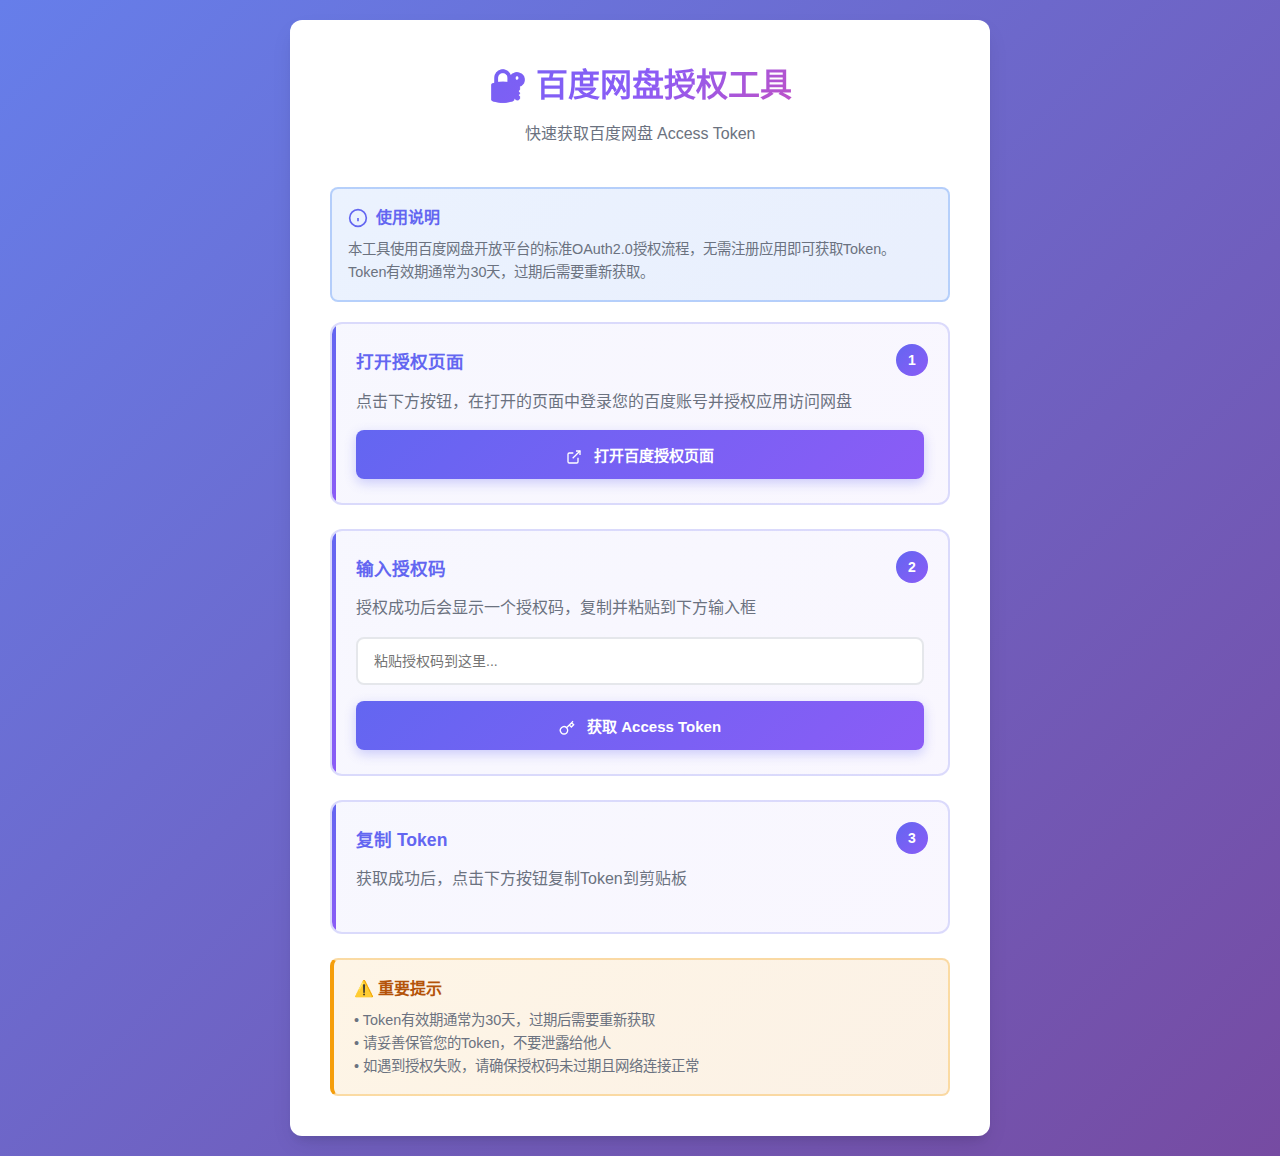
<file: tools/baidu_auth.html>
<!DOCTYPE html>
<html lang="zh-CN">
<head>
    <meta charset="UTF-8">
    <meta name="viewport" content="width=device-width, initial-scale=1.0">
    <title>百度网盘授权工具 - 获取 Access Token</title>
    <style>
        * {
            margin: 0;
            padding: 0;
            box-sizing: border-box;
        }

        :root {
            --primary-color: #6366f1;
            --primary-hover: #4f46e5;
            --success-color: #10b981;
            --danger-color: #ef4444;
            --warning-color: #f59e0b;
            --text-primary: #1f2937;
            --text-secondary: #6b7280;
            --border-color: #e5e7eb;
            --bg-primary: #f9fafb;
            --bg-card: #ffffff;
            --border-radius: 12px;
            --shadow: 0 10px 25px -5px rgba(0, 0, 0, 0.1), 0 8px 10px -6px rgba(0, 0, 0, 0.1);
        }

        body {
            font-family: -apple-system, BlinkMacSystemFont, 'Segoe UI', Roboto, 'Helvetica Neue', Arial, sans-serif;
            background: linear-gradient(135deg, #667eea 0%, #764ba2 100%);
            min-height: 100vh;
            display: flex;
            justify-content: center;
            align-items: center;
            padding: 20px;
            line-height: 1.6;
        }

        .container {
            background: var(--bg-card);
            border-radius: var(--border-radius);
            padding: 40px;
            max-width: 700px;
            width: 100%;
            box-shadow: var(--shadow);
            animation: slideUp 0.5s ease;
        }

        @keyframes slideUp {
            from {
                opacity: 0;
                transform: translateY(30px);
            }
            to {
                opacity: 1;
                transform: translateY(0);
            }
        }

        .header {
            text-align: center;
            margin-bottom: 40px;
        }

        .header h1 {
            font-size: 2em;
            font-weight: 800;
            background: linear-gradient(135deg, #6366f1 0%, #8b5cf6 50%, #ec4899 100%);
            -webkit-background-clip: text;
            -webkit-text-fill-color: transparent;
            background-clip: text;
            margin-bottom: 10px;
        }

        .header .subtitle {
            color: var(--text-secondary);
            font-size: 1em;
        }

        .step {
            margin-bottom: 24px;
            padding: 24px;
            background: linear-gradient(135deg, rgba(99, 102, 241, 0.05) 0%, rgba(139, 92, 246, 0.05) 100%);
            border-radius: var(--border-radius);
            border: 2px solid rgba(99, 102, 241, 0.2);
            position: relative;
            overflow: hidden;
        }

        .step::before {
            content: '';
            position: absolute;
            top: 0;
            left: 0;
            width: 4px;
            height: 100%;
            background: linear-gradient(180deg, var(--primary-color), #8b5cf6);
        }

        .step-number {
            position: absolute;
            top: 20px;
            right: 20px;
            width: 32px;
            height: 32px;
            background: linear-gradient(135deg, var(--primary-color), #8b5cf6);
            border-radius: 50%;
            display: flex;
            align-items: center;
            justify-content: center;
            color: white;
            font-weight: bold;
            font-size: 14px;
        }

        .step h3 {
            color: var(--primary-color);
            margin-bottom: 12px;
            font-size: 1.1em;
            font-weight: 700;
        }

        .step p {
            color: var(--text-secondary);
            margin-bottom: 16px;
        }

        .input-group {
            position: relative;
            margin-bottom: 16px;
        }

        input[type="text"] {
            width: 100%;
            padding: 14px 16px;
            border: 2px solid var(--border-color);
            border-radius: 8px;
            font-size: 14px;
            transition: all 0.3s ease;
            background: var(--bg-card);
        }

        input[type="text"]:focus {
            outline: none;
            border-color: var(--primary-color);
            box-shadow: 0 0 0 4px rgba(99, 102, 241, 0.1);
        }

        button {
            background: linear-gradient(135deg, var(--primary-color), #8b5cf6);
            color: white;
            border: none;
            padding: 14px 24px;
            border-radius: 8px;
            font-size: 15px;
            font-weight: 600;
            cursor: pointer;
            width: 100%;
            transition: all 0.3s ease;
            box-shadow: 0 4px 12px rgba(99, 102, 241, 0.3);
        }

        button:hover {
            transform: translateY(-2px);
            box-shadow: 0 8px 20px rgba(99, 102, 241, 0.4);
        }

        button:active {
            transform: translateY(0);
        }

        button:disabled {
            opacity: 0.6;
            cursor: not-allowed;
            transform: none;
        }

        .result {
            margin-top: 20px;
            padding: 20px;
            background: linear-gradient(135deg, rgba(16, 185, 129, 0.1) 0%, rgba(5, 150, 105, 0.1) 100%);
            border-radius: 8px;
            display: none;
            border: 2px solid rgba(16, 185, 129, 0.3);
        }

        .result.show {
            display: block;
            animation: fadeIn 0.3s ease;
        }

        @keyframes fadeIn {
            from { opacity: 0; transform: translateY(10px); }
            to { opacity: 1; transform: translateY(0); }
        }

        .result.error {
            background: linear-gradient(135deg, rgba(239, 68, 68, 0.1) 0%, rgba(220, 38, 38, 0.1) 100%);
            border-color: rgba(239, 68, 68, 0.3);
        }

        .result-title {
            font-weight: 700;
            font-size: 1.1em;
            margin-bottom: 16px;
            display: flex;
            align-items: center;
            gap: 8px;
        }

        .token-display {
            background: var(--bg-card);
            padding: 16px;
            border-radius: 6px;
            margin-bottom: 12px;
            border: 1px solid var(--border-color);
        }

        .token-label {
            font-size: 12px;
            color: var(--text-secondary);
            text-transform: uppercase;
            letter-spacing: 0.05em;
            margin-bottom: 6px;
            font-weight: 600;
        }

        .token-value {
            font-family: 'SF Mono', 'Monaco', 'Inconsolata', 'Courier New', monospace;
            font-size: 13px;
            word-break: break-all;
            color: var(--text-primary);
            background: var(--bg-primary);
            padding: 12px;
            border-radius: 4px;
            border: 1px solid var(--border-color);
        }

        .button-group {
            display: flex;
            gap: 12px;
            margin-top: 16px;
        }

        .copy-btn {
            flex: 1;
            padding: 10px 16px;
            font-size: 14px;
        }

        .warning {
            background: linear-gradient(135deg, rgba(245, 158, 11, 0.1) 0%, rgba(217, 119, 6, 0.1) 100%);
            padding: 16px 20px;
            border-radius: 8px;
            margin-top: 24px;
            border: 2px solid rgba(245, 158, 11, 0.3);
            border-left: 4px solid var(--warning-color);
        }

        .warning strong {
            color: #b45309;
            display: block;
            margin-bottom: 8px;
        }

        .warning p {
            color: var(--text-secondary);
            font-size: 0.9em;
            margin: 0;
        }

        .info-card {
            background: linear-gradient(135deg, rgba(59, 130, 246, 0.1) 0%, rgba(37, 99, 235, 0.1) 100%);
            padding: 16px;
            border-radius: 8px;
            margin-bottom: 20px;
            border: 2px solid rgba(59, 130, 246, 0.3);
        }

        .info-card h4 {
            color: var(--primary-color);
            margin-bottom: 8px;
            display: flex;
            align-items: center;
            gap: 8px;
        }

        .info-card p {
            color: var(--text-secondary);
            font-size: 0.9em;
            margin: 0;
        }

        @media (max-width: 600px) {
            .container {
                padding: 24px;
            }

            .button-group {
                flex-direction: column;
            }
        }
    </style>
</head>
<body>
    <div class="container">
        <div class="header">
            <h1>🔐 百度网盘授权工具</h1>
            <p class="subtitle">快速获取百度网盘 Access Token</p>
        </div>

        <div class="info-card">
            <h4>
                <svg width="20" height="20" viewBox="0 0 24 24" fill="none" stroke="currentColor" stroke-width="2">
                    <circle cx="12" cy="12" r="10"></circle>
                    <line x1="12" y1="16" x2="12" y2="12"></line>
                    <line x1="12" y1="8" x2="12.01" y2="8"></line>
                </svg>
                使用说明
            </h4>
            <p>本工具使用百度网盘开放平台的标准OAuth2.0授权流程，无需注册应用即可获取Token。Token有效期通常为30天，过期后需要重新获取。</p>
        </div>

        <div class="step">
            <span class="step-number">1</span>
            <h3>打开授权页面</h3>
            <p>点击下方按钮，在打开的页面中登录您的百度账号并授权应用访问网盘</p>
            <button onclick="authorize()">
                <svg width="16" height="16" viewBox="0 0 24 24" fill="none" stroke="currentColor" stroke-width="2" style="vertical-align: middle; margin-right: 8px;">
                    <path d="M18 13v6a2 2 0 0 1-2 2H5a2 2 0 0 1-2-2V8a2 2 0 0 1 2-2h6"></path>
                    <polyline points="15 3 21 3 21 9"></polyline>
                    <line x1="10" y1="14" x2="21" y2="3"></line>
                </svg>
                打开百度授权页面
            </button>
        </div>

        <div class="step">
            <span class="step-number">2</span>
            <h3>输入授权码</h3>
            <p>授权成功后会显示一个授权码，复制并粘贴到下方输入框</p>
            <div class="input-group">
                <input type="text" id="authCode" placeholder="粘贴授权码到这里...">
            </div>
            <button onclick="getToken()">
                <svg width="16" height="16" viewBox="0 0 24 24" fill="none" stroke="currentColor" stroke-width="2" style="vertical-align: middle; margin-right: 8px;">
                    <path d="M21 2l-2 2m-7.61 7.61a5.5 5.5 0 1 1-7.778 7.778 5.5 5.5 0 0 1 7.777-7.777zm0 0L15.5 7.5m0 0l3 3L22 7l-3-3m-3.5 3.5L19 4"></path>
                </svg>
                获取 Access Token
            </button>
        </div>

        <div class="step">
            <span class="step-number">3</span>
            <h3>复制 Token</h3>
            <p>获取成功后，点击下方按钮复制Token到剪贴板</p>
            <div id="result" class="result"></div>
        </div>

        <div class="warning">
            <strong>⚠️ 重要提示</strong>
            <p>• Token有效期通常为30天，过期后需要重新获取</p>
            <p>• 请妥善保管您的Token，不要泄露给他人</p>
            <p>• 如遇到授权失败，请确保授权码未过期且网络连接正常</p>
        </div>
    </div>

    <script>
        // 百度网盘开放平台通用应用配置
        const CONFIG = {
            CLIENT_ID: '8Q4pf1s8G1iG9l1m1nP2qO3t1G2fS3l1',
            CLIENT_SECRET: '', // 使用公开的client_id，无需secret
            REDIRECT_URI: 'oob'
        };

        function authorize() {
            const authUrl = `https://openapi.baidu.com/oauth/2.0/authorize?response_type=code&client_id=${CONFIG.CLIENT_ID}&redirect_uri=${CONFIG.REDIRECT_URI}&scope=netdisk&display=page`;
            window.open(authUrl, '_blank');
        }

        async function getToken() {
            const authCode = document.getElementById('authCode').value.trim();
            const resultDiv = document.getElementById('result');

            if (!authCode) {
                showError('请先输入授权码');
                return;
            }

            // 显示加载状态
            resultDiv.innerHTML = `
                <div class="result-title">
                    <svg width="20" height="20" viewBox="0 0 24 24" fill="none" stroke="currentColor" stroke-width="2">
                        <circle cx="12" cy="12" r="10"></circle>
                        <polyline points="12 6 12 12 16 14"></polyline>
                    </svg>
                    正在获取 Token...
                </div>
            `;
            resultDiv.className = 'result show';

            try {
                // 使用百度网盘PCS通用接口获取token
                const response = await fetch(`https://openapi.baidu.com/oauth/2.0/token`, {
                    method: 'POST',
                    headers: {
                        'Content-Type': 'application/x-www-form-urlencoded',
                    },
                    body: new URLSearchParams({
                        grant_type: 'authorization_code',
                        code: authCode,
                        client_id: CONFIG.CLIENT_ID,
                        client_secret: CONFIG.CLIENT_SECRET || '',  // 空secret也可以
                        redirect_uri: CONFIG.REDIRECT_URI
                    })
                });

                const data = await response.json();

                if (data.error) {
                    throw new Error(data.error_description || data.error);
                }

                // 显示成功结果
                resultDiv.innerHTML = `
                    <div class="result-title">
                        <svg width="20" height="20" viewBox="0 0 24 24" fill="none" stroke="#10b981" stroke-width="2">
                            <path d="M22 11.08V12a10 10 0 1 1-5.93-9.14"></path>
                            <polyline points="22 4 12 14.01 9 11.01"></polyline>
                        </svg>
                        获取成功！
                    </div>

                    <div class="token-display">
                        <div class="token-label">Access Token</div>
                        <div class="token-value">${data.access_token}</div>
                    </div>

                    <div class="token-display">
                        <div class="token-label">Refresh Token</div>
                        <div class="token-value">${data.refresh_token}</div>
                    </div>

                    <div class="token-display" style="margin-bottom: 0;">
                        <div class="token-label">有效期</div>
                        <div class="token-value">${Math.floor(data.expires_in / 86400)} 天 (${data.expires_in} 秒)</div>
                    </div>

                    <div class="button-group">
                        <button class="copy-btn" onclick="copyToken('${data.access_token}')">
                            <svg width="14" height="14" viewBox="0 0 24 24" fill="none" stroke="currentColor" stroke-width="2" style="vertical-align: middle; margin-right: 6px;">
                                <rect x="9" y="9" width="13" height="13" rx="2" ry="2"></rect>
                                <path d="M5 15H4a2 2 0 0 1-2-2V4a2 2 0 0 1 2-2h9a2 2 0 0 1 2 2v1"></path>
                            </svg>
                            复制 Access Token
                        </button>
                        <button class="copy-btn" onclick="copyToken('${data.refresh_token}')" style="background: linear-gradient(135deg, #10b981, #059669);">
                            <svg width="14" height="14" viewBox="0 0 24 24" fill="none" stroke="currentColor" stroke-width="2" style="vertical-align: middle; margin-right: 6px;">
                                <rect x="9" y="9" width="13" height="13" rx="2" ry="2"></rect>
                                <path d="M5 15H4a2 2 0 0 1-2-2V4a2 2 0 0 1 2-2h9a2 2 0 0 1 2 2v1"></path>
                            </svg>
                            复制 Refresh Token
                        </button>
                    </div>
                `;
                resultDiv.className = 'result show';
            } catch (error) {
                showError(`获取失败: ${error.message}`);
                console.error('详细错误:', error);
            }
        }

        function showError(message) {
            const resultDiv = document.getElementById('result');
            resultDiv.innerHTML = `
                <div class="result-title">
                    <svg width="20" height="20" viewBox="0 0 24 24" fill="none" stroke="#ef4444" stroke-width="2">
                        <circle cx="12" cy="12" r="10"></circle>
                        <line x1="12" y1="8" x2="12" y2="12"></line>
                        <line x1="12" y1="16" x2="12.01" y2="16"></line>
                    </svg>
                    ${message}
                </div>
                <p style="margin-top: 12px; color: var(--text-secondary); font-size: 0.9em;">
                    可能的原因：
                </p>
                <ul style="margin-left: 20px; color: var(--text-secondary); font-size: 0.9em;">
                    <li>授权码输入错误或不完整</li>
                    <li>授权码已过期（授权码有效期很短，请尽快使用）</li>
                    <li>网络连接异常</li>
                    <li>授权流程未完成</li>
                </ul>
            `;
            resultDiv.className = 'result show error';
        }

        function copyToken(token) {
            navigator.clipboard.writeText(token).then(() => {
                showToast('✅ 已复制到剪贴板');
            }).catch(err => {
                // 降级方案
                const textarea = document.createElement('textarea');
                textarea.value = token;
                textarea.style.position = 'fixed';
                textarea.style.opacity = '0';
                document.body.appendChild(textarea);
                textarea.select();
                document.execCommand('copy');
                document.body.removeChild(textarea);
                showToast('✅ 已复制到剪贴板');
            });
        }

        function showToast(message) {
            const toast = document.createElement('div');
            toast.style.cssText = `
                position: fixed;
                top: 20px;
                right: 20px;
                background: linear-gradient(135deg, #10b981, #059669);
                color: white;
                padding: 12px 20px;
                border-radius: 8px;
                box-shadow: 0 10px 25px rgba(0, 0, 0, 0.2);
                z-index: 1000;
                animation: slideIn 0.3s ease;
                font-weight: 600;
            `;
            toast.textContent = message;
            document.body.appendChild(toast);

            setTimeout(() => {
                toast.style.animation = 'slideOut 0.3s ease';
                setTimeout(() => toast.remove(), 300);
            }, 2000);
        }

        // 添加动画样式
        const style = document.createElement('style');
        style.textContent = `
            @keyframes slideIn {
                from {
                    transform: translateX(400px);
                    opacity: 0;
                }
                to {
                    transform: translateX(0);
                    opacity: 1;
                }
            }
            @keyframes slideOut {
                from {
                    transform: translateX(0);
                    opacity: 1;
                }
                to {
                    transform: translateX(400px);
                    opacity: 0;
                }
            }
        `;
        document.head.appendChild(style);

        // 支持回车键提交
        document.getElementById('authCode').addEventListener('keypress', function(e) {
            if (e.key === 'Enter') {
                getToken();
            }
        });
    </script>
</body>
</html>
</file>
